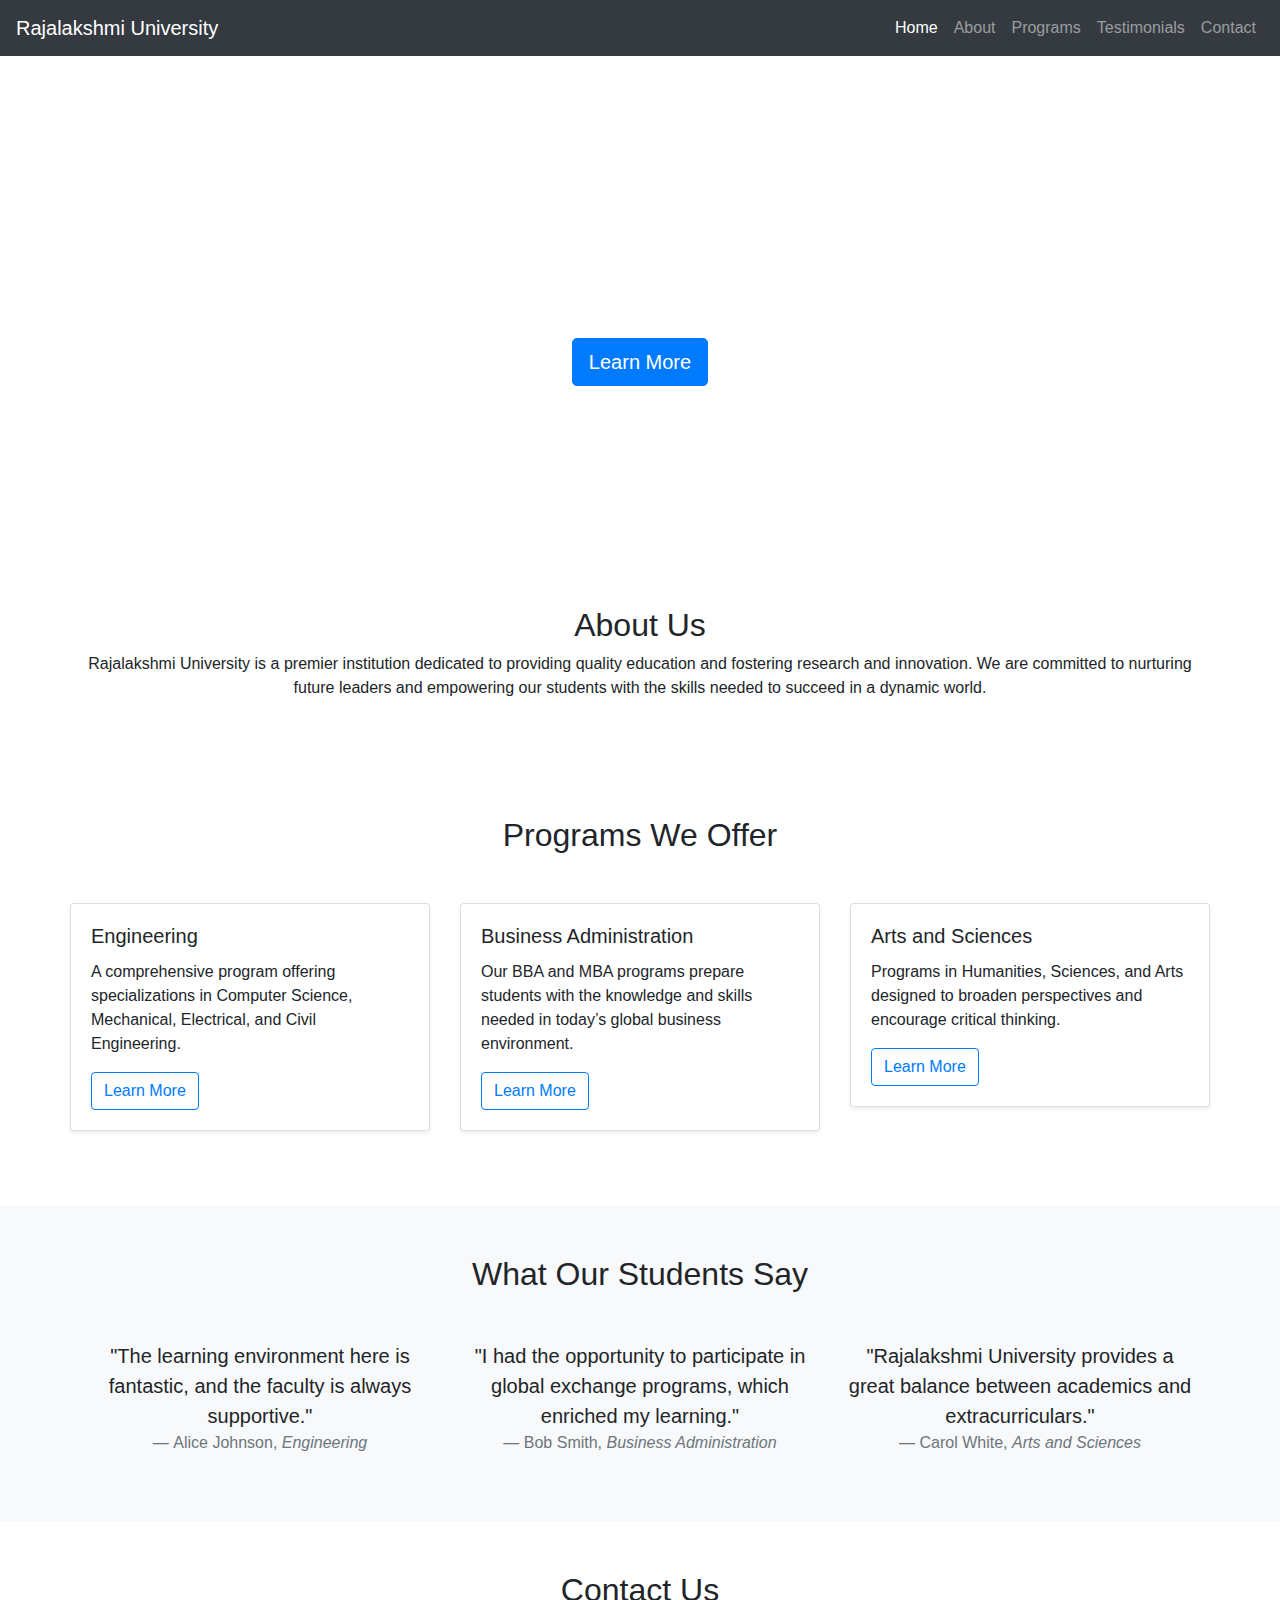
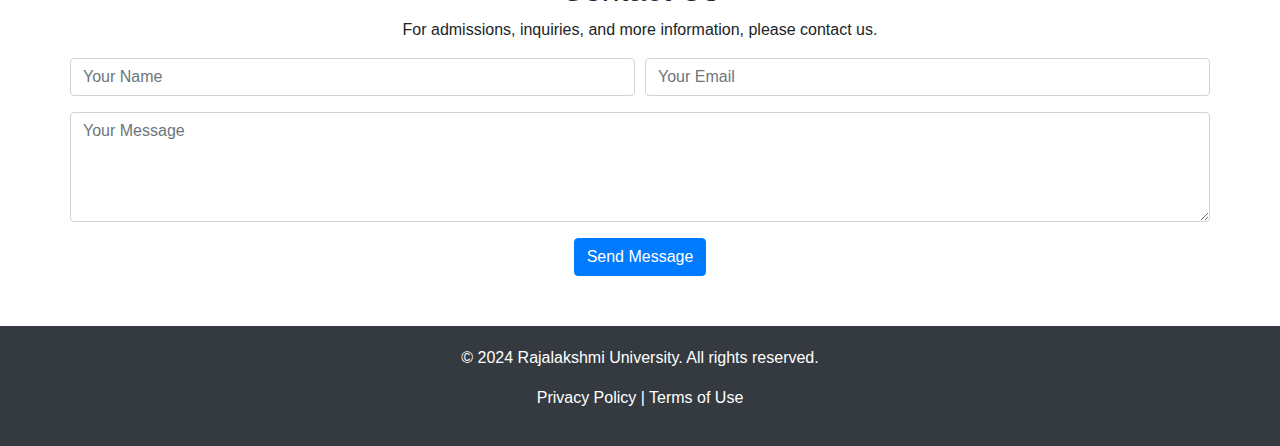
<file: 220701197-Exp-11/index.html>
<!DOCTYPE html>
<html lang="en">
<head>
    <meta charset="UTF-8">
    <meta name="viewport" content="width=device-width, initial-scale=1.0">
    <title>Rajalakshmi University</title>
    <!-- Bootstrap CSS -->
    <link rel="stylesheet" href="https://stackpath.bootstrapcdn.com/bootstrap/4.5.2/css/bootstrap.min.css">
    <style>
        .hero-section {
            background: url('https://www.rajalakshmi.org/images/banner.jpg') no-repeat center center;
            background-size: cover;
            color: #fff;
            height: 500px;
            display: flex;
            align-items: center;
            justify-content: center;
        }
        .hero-section h1 {
            font-size: 3rem;
        }
        .features-section, .about-section, .programs-section, .testimonials-section, .contact-section {
            padding: 50px 0;
        }
        .footer {
            background-color: #343a40;
            color: #fff;
            padding: 20px 0;
        }
    </style>
</head>
<body>

<!-- Navigation Bar -->
<nav class="navbar navbar-expand-lg navbar-dark bg-dark">
    <a class="navbar-brand" href="#">Rajalakshmi University</a>
    <button class="navbar-toggler" type="button" data-toggle="collapse" data-target="#navbarNav" aria-controls="navbarNav" aria-expanded="false" aria-label="Toggle navigation">
        <span class="navbar-toggler-icon"></span>
    </button>
    <div class="collapse navbar-collapse" id="navbarNav">
        <ul class="navbar-nav ml-auto">
            <li class="nav-item active"><a class="nav-link" href="#">Home</a></li>
            <li class="nav-item"><a class="nav-link" href="#about">About</a></li>
            <li class="nav-item"><a class="nav-link" href="#programs">Programs</a></li>
            <li class="nav-item"><a class="nav-link" href="#testimonials">Testimonials</a></li>
            <li class="nav-item"><a class="nav-link" href="#contact">Contact</a></li>
        </ul>
    </div>
</nav>

<!-- Hero Section -->
<div class="hero-section text-center">
    <div>
        <h1>Welcome to Rajalakshmi University</h1>
        <p class="lead">Empowering the Future of Education</p>
        <a href="#" class="btn btn-primary btn-lg">Learn More</a>
    </div>
</div>

<!-- About Section -->
<div class="about-section container text-center" id="about">
    <h2>About Us</h2>
    <p>Rajalakshmi University is a premier institution dedicated to providing quality education and fostering research and innovation. We are committed to nurturing future leaders and empowering our students with the skills needed to succeed in a dynamic world.</p>
</div>

<!-- Programs Section -->
<div class="programs-section container" id="programs">
    <h2 class="text-center mb-5">Programs We Offer</h2>
    <div class="row">
        <div class="col-md-4">
            <div class="card mb-4 shadow-sm">
                <div class="card-body">
                    <h5 class="card-title">Engineering</h5>
                    <p class="card-text">A comprehensive program offering specializations in Computer Science, Mechanical, Electrical, and Civil Engineering.</p>
                    <a href="#" class="btn btn-outline-primary">Learn More</a>
                </div>
            </div>
        </div>
        <div class="col-md-4">
            <div class="card mb-4 shadow-sm">
                <div class="card-body">
                    <h5 class="card-title">Business Administration</h5>
                    <p class="card-text">Our BBA and MBA programs prepare students with the knowledge and skills needed in today’s global business environment.</p>
                    <a href="#" class="btn btn-outline-primary">Learn More</a>
                </div>
            </div>
        </div>
        <div class="col-md-4">
            <div class="card mb-4 shadow-sm">
                <div class="card-body">
                    <h5 class="card-title">Arts and Sciences</h5>
                    <p class="card-text">Programs in Humanities, Sciences, and Arts designed to broaden perspectives and encourage critical thinking.</p>
                    <a href="#" class="btn btn-outline-primary">Learn More</a>
                </div>
            </div>
        </div>
    </div>
</div>

<!-- Testimonials Section -->
<div class="testimonials-section bg-light text-center" id="testimonials">
    <div class="container">
        <h2 class="mb-5">What Our Students Say</h2>
        <div class="row">
            <div class="col-md-4">
                <blockquote class="blockquote">
                    <p class="mb-0">"The learning environment here is fantastic, and the faculty is always supportive."</p>
                    <footer class="blockquote-footer">Alice Johnson, <cite title="Source Title">Engineering</cite></footer>
                </blockquote>
            </div>
            <div class="col-md-4">
                <blockquote class="blockquote">
                    <p class="mb-0">"I had the opportunity to participate in global exchange programs, which enriched my learning."</p>
                    <footer class="blockquote-footer">Bob Smith, <cite title="Source Title">Business Administration</cite></footer>
                </blockquote>
            </div>
            <div class="col-md-4">
                <blockquote class="blockquote">
                    <p class="mb-0">"Rajalakshmi University provides a great balance between academics and extracurriculars."</p>
                    <footer class="blockquote-footer">Carol White, <cite title="Source Title">Arts and Sciences</cite></footer>
                </blockquote>
            </div>
        </div>
    </div>
</div>

<!-- Contact Section -->
<div class="contact-section container text-center" id="contact">
    <h2>Contact Us</h2>
    <p>For admissions, inquiries, and more information, please contact us.</p>
    <form>
        <div class="form-row">
            <div class="form-group col-md-6">
                <input type="text" class="form-control" placeholder="Your Name">
            </div>
            <div class="form-group col-md-6">
                <input type="email" class="form-control" placeholder="Your Email">
            </div>
        </div>
        <div class="form-group">
            <textarea class="form-control" rows="4" placeholder="Your Message"></textarea>
        </div>
        <button type="submit" class="btn btn-primary">Send Message</button>
    </form>
</div>

<!-- Footer -->
<div class="footer text-center">
    <div class="container">
        <p>&copy; 2024 Rajalakshmi University. All rights reserved.</p>
        <p>
            <a href="#" class="text-white">Privacy Policy</a> |
            <a href="#" class="text-white">Terms of Use</a>
        </p>
    </div>
</div>

<!-- Bootstrap JavaScript and dependencies -->
<script src="https://code.jquery.com/jquery-3.5.1.slim.min.js"></script>
<script src="https://cdn.jsdelivr.net/npm/popper.js@1.16.1/dist/umd/popper.min.js"></script>
<script src="https://stackpath.bootstrapcdn.com/bootstrap/4.5.2/js/bootstrap.min.js"></script>
</body>
</html>
</file>
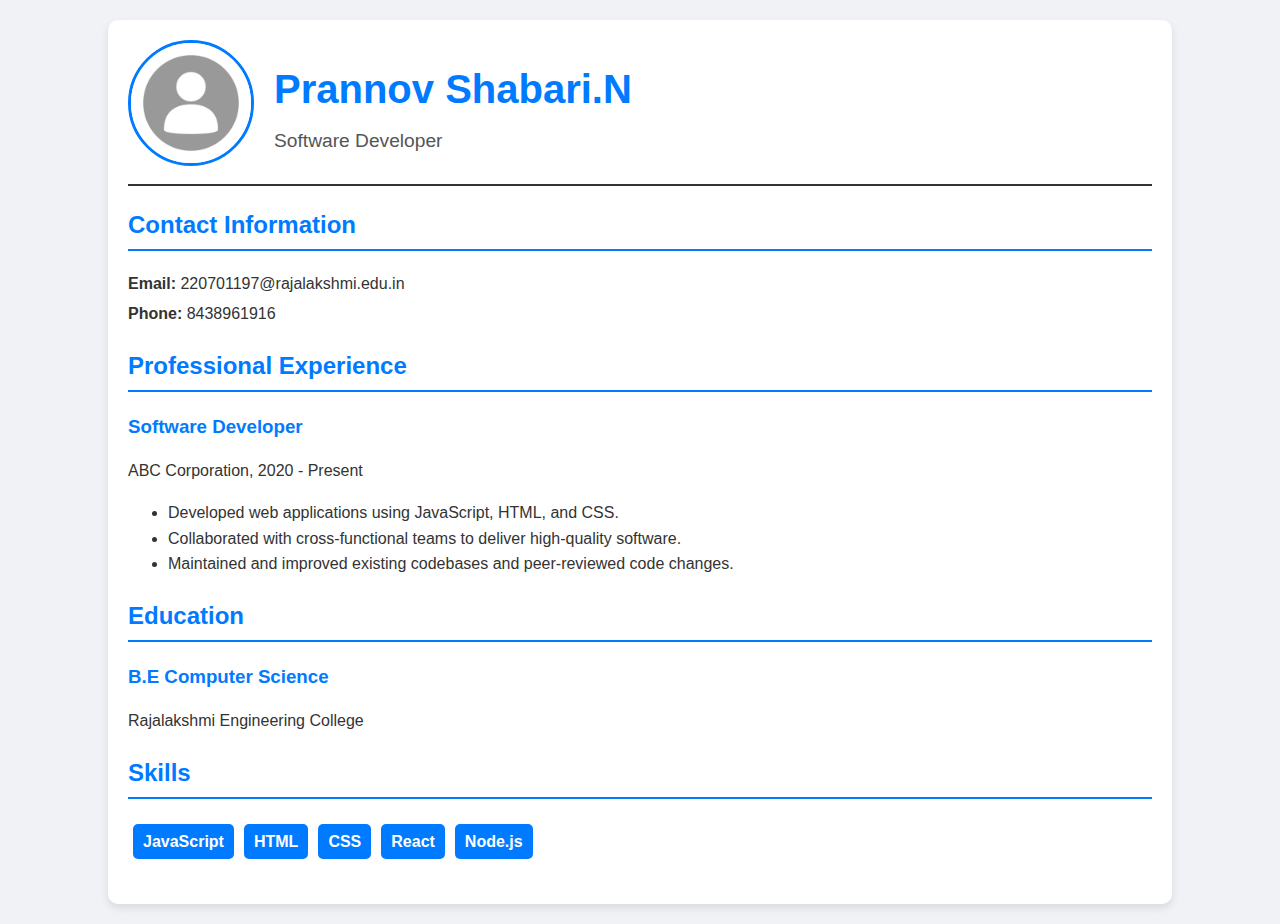
<file: 220701197-Exp-1a/index.html>
<!DOCTYPE html>
<html lang="en">
<head>
    <meta charset="UTF-8">
    <meta name="viewport" content="width=device-width, initial-scale=1.0">
    <title>Resume</title>
    <link rel="stylesheet" href="styles.css">
</head>
<body>
    <div id="container">
        <header>
            <div class="profile-pic">
                <img src="profile.png" alt="Profile Picture">
            </div>
            <div class="header-text">
                <h1>Prannov Shabari.N</h1>
                <p>Software Developer</p>
            </div>
        </header>

        <section id="contact">
            <h2>Contact Information</h2>
            <div class="contact-item">
                <strong>Email:</strong> 220701197@rajalakshmi.edu.in
            </div>
            <div class="contact-item">
                <strong>Phone:</strong> 8438961916
            </div>
        </section>

        <section id="experience">
            <h2>Professional Experience</h2>
            <div class="job">
                <h3>Software Developer</h3>
                <p>ABC Corporation, 2020 - Present</p>
                <ul>
                    <li>Developed web applications using JavaScript, HTML, and CSS.</li>
                    <li>Collaborated with cross-functional teams to deliver high-quality software.</li>
                    <li>Maintained and improved existing codebases and peer-reviewed code changes.</li>
                </ul>
            </div>
        </section>

        <section id="education">
            <h2>Education</h2>
            <div class="school">
                <h3>B.E Computer Science</h3>
                <p>Rajalakshmi Engineering College</p>
            </div>
        </section>

        <section id="skills">
            <h2>Skills</h2>
            <div class="skills-list">
                <div class="skill">JavaScript</div>
                <div class="skill">HTML</div>
                <div class="skill">CSS</div>
                <div class="skill">React</div>
                <div class="skill">Node.js</div>
            </div>
        </section>
    </div>
</body>
</html>
</file>
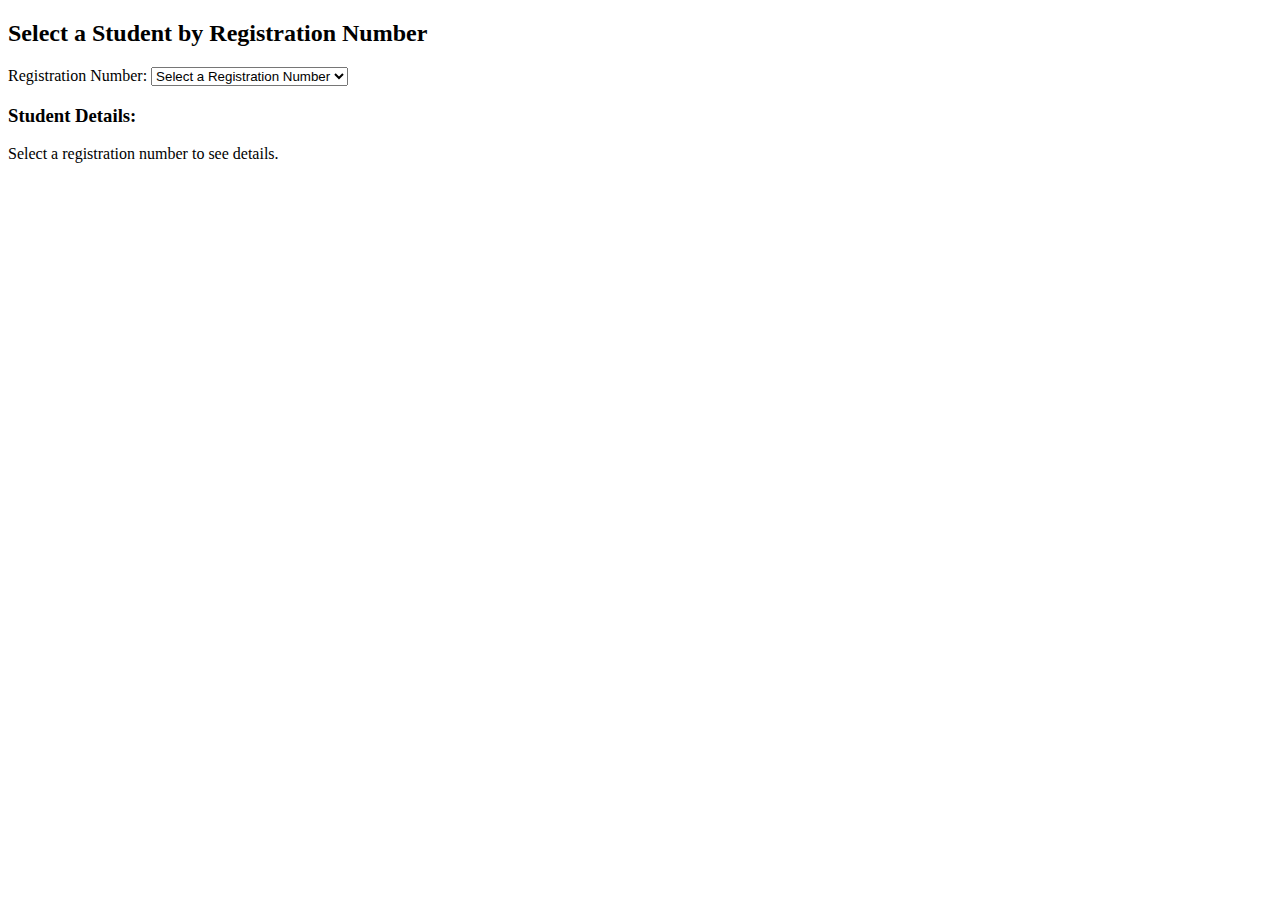
<file: 220701197-Exp-7/index.html>
<!DOCTYPE html>
<html lang="en">
<head>
    <meta charset="UTF-8">
    <title>Student Information</title>
    <script>
        function fetchStudentDetails() {
            const regNo = document.getElementById("regNoSelect").value;
            if (regNo) {
                const xhr = new XMLHttpRequest();
                xhr.open("GET", "StudentServlet?reg_no=" + regNo, true);
                xhr.onreadystatechange = function () {
                    if (xhr.readyState === 4 && xhr.status === 200) {
                        const studentData = JSON.parse(xhr.responseText);
                        document.getElementById("studentDetails").innerHTML =
                            `<p>Name: ${studentData.name}</p>
                             <p>Department: ${studentData.department}</p>
                             <p>Year: ${studentData.year}</p>
                             <p>Email: ${studentData.email}</p>`;
                    }
                };
                xhr.send();
            }
        }
    </script>
</head>
<body>
    <h2>Select a Student by Registration Number</h2>
    <label for="regNoSelect">Registration Number:</label>
    <select id="regNoSelect" onchange="fetchStudentDetails()">
        <option value="">Select a Registration Number</option>
        <option value="101">101</option>
        <option value="102">102</option>
        <option value="103">103</option>
    </select>

    <h3>Student Details:</h3>
    <div id="studentDetails">
        <p>Select a registration number to see details.</p>
    </div>
</body>
</html>
</file>
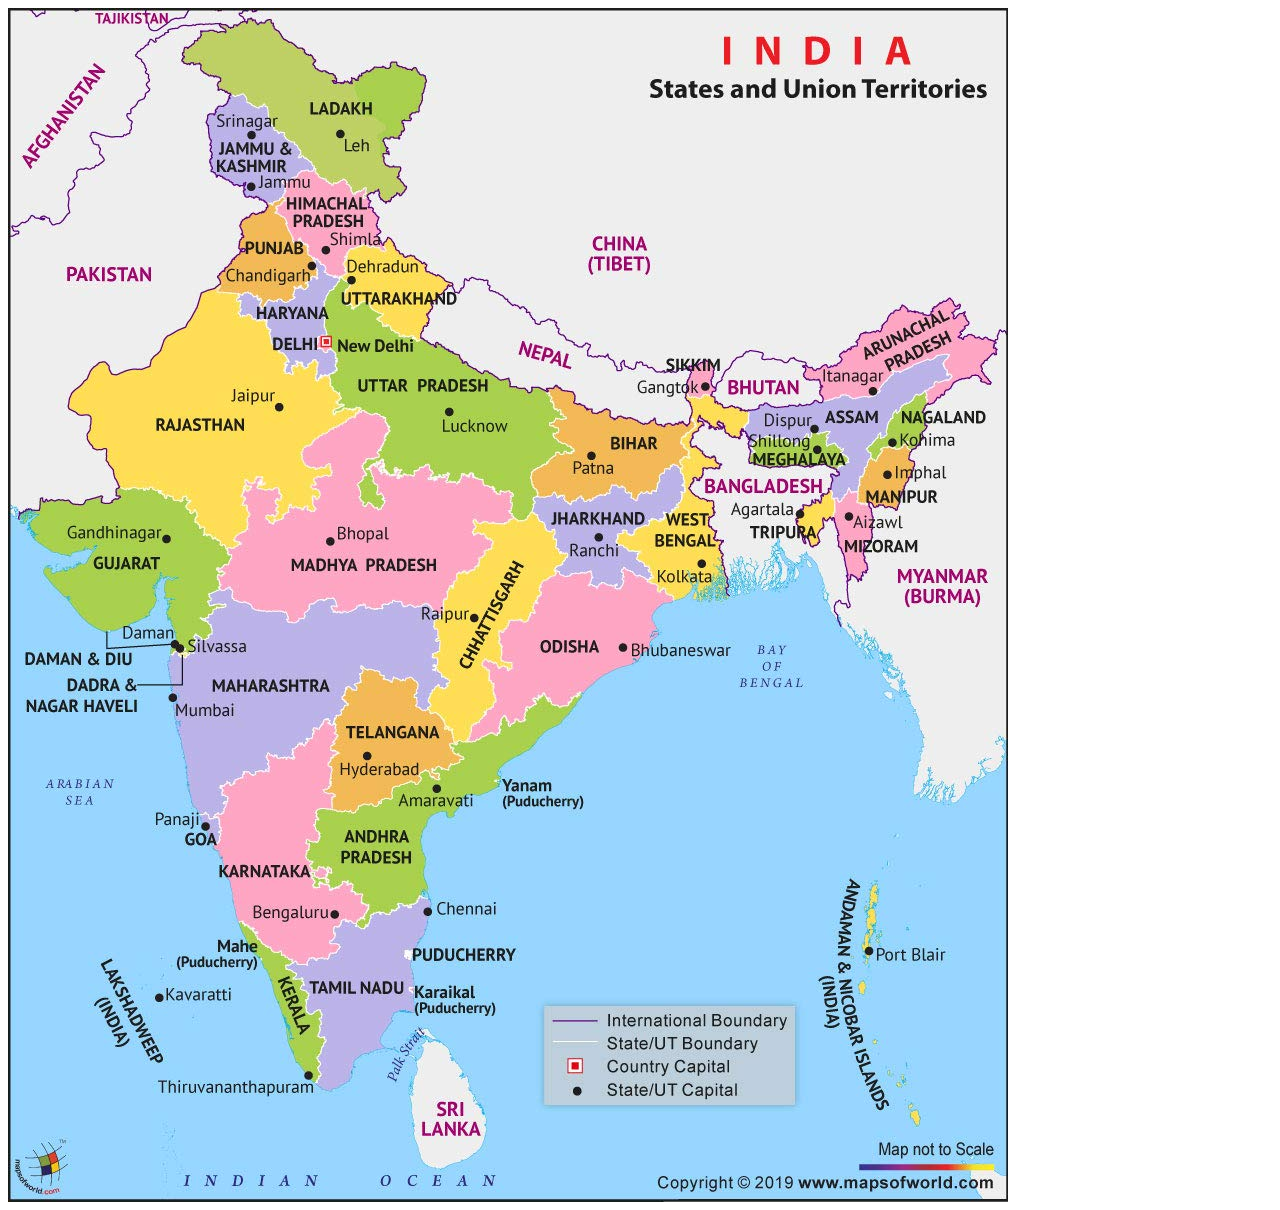
<file: 220701197-EXP-2a/220701197-EXP-2a.html>
<html lang="en">

<head>
    <meta charset="UTF-8">
    <meta name="viewport" content="width=device-width, initial-scale=1.0">
    <title>India Map</title>
</head>

<body>
<img src="india-map.jpg" usemap="#image-map">

<map name="image-map">
    <area alt="Tamil Nadu" title="Tamil Nadu" href="https://en.wikipedia.org/wiki/Tamil_Nadu" coords="350,984,41" shape="circle">
    <area alt="Karnataka" title="Karnataka" href="https://en.wikipedia.org/wiki/Karnataka" coords="216,839,242,783,308,744,292,818,289,852,311,886,334,893,306,936,262,926,229,894" shape="poly">
    <area alt="Madhaya Pradesh" title="Madhaya Pradesh" href="https://en.wikipedia.org/wiki/Madhya_Pradesh" coords="239,532,437,579" shape="rect">
    <area alt="Maharashtra" title="Maharashtra" href="https://en.wikipedia.org/wiki/Maharashtra" coords="247,681,63" shape="circle">
    <area alt="Rajasthan" title="Rajasthan" href="https://en.wikipedia.org/wiki/Rajasthan" coords="199,412,77" shape="circle">
    <area alt="Haryana" title="Haryana" href="https://en.wikipedia.org/wiki/Haryana" coords="266,305,287,297,312,279,309,320,306,334,283,340,264,315" shape="poly">
</map>
    </map>
</body>

</html>
</file>
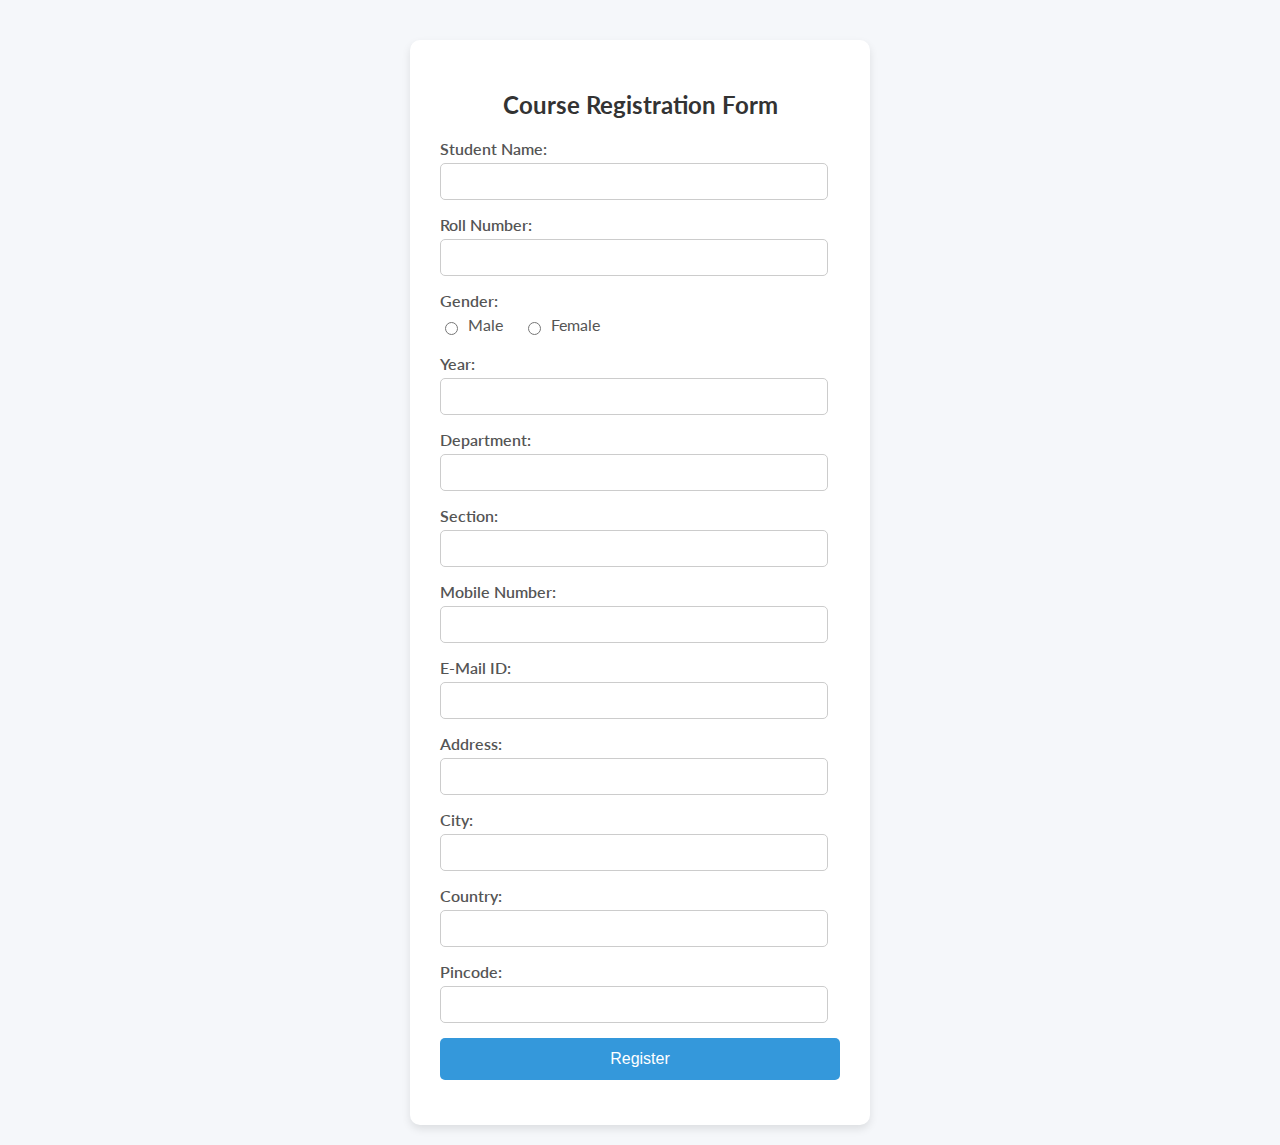
<file: 220701197-EXP-3/index1.html>
<!DOCTYPE html>
<html lang="en">
<head>
    <meta charset="UTF-8">
    <meta name="viewport" content="width=device-width, initial-scale=1.0">
    <title>Course Registration Form</title>
    <link rel="stylesheet" href="https://fonts.googleapis.com/css?family=Lato">
    <link rel="stylesheet" href="style.css">
    <script src="script.js">
    </script>
</head>
<body>
    <div class="container">
        <h2>Course Registration Form</h2>
        <form id="registrationForm" method="post" onsubmit="return validateForm()">
            <div class="form-group">
                <label for="student_name">Student Name:</label>
                <input type="text" id="student_name" name="student_name">
                <span id="nameError" class="error"></span>
            </div>

            <div class="form-group">
                <label for="rollno">Roll Number:</label>
                <input type="text" id="rollno" name="rollno">
                <span id="rollnoError" class="error"></span>
            </div>

            <div class="form-group">
                <label>Gender:</label>
                <div class="gender-group">
                    <input type="radio" id="male" name="gender" value="male"> 
                    <label for="male" class="radio-label">Male</label>
                    <input type="radio" id="female" name="gender" value="female"> 
                    <label for="female" class="radio-label">Female</label>
                </div>
                <span id="genderError" class="error"></span>
            </div>

            <div class="form-group">
                <label for="year">Year:</label>
                <input type="text" id="year" name="year">
                <span id="yearError" class="error"></span>
            </div>

            <div class="form-group">
                <label for="department">Department:</label>
                <input type="text" id="department" name="department">
                <span id="departmentError" class="error"></span>
            </div>

            <div class="form-group">
                <label for="section">Section:</label>
                <input type="text" id="section" name="section">
                <span id="sectionError" class="error"></span>
            </div>

            <div class="form-group">
                <label for="mobile_no">Mobile Number:</label>
                <input type="text" id="mobile_no" name="mobile_no">
                <span id="mobileError" class="error"></span>
            </div>

            <div class="form-group">
                <label for="email">E-Mail ID:</label>
                <input type="text" id="email" name="email">
                <span id="emailError" class="error"></span>
            </div>

            <div class="form-group">
                <label for="address">Address:</label>
                <input type="text" id="address" name="address">
                <span id="addressError" class="error"></span>
            </div>

            <div class="form-group">
                <label for="city">City:</label>
                <input type="text" id="city" name="city">
                <span id="cityError" class="error"></span>
            </div>

            <div class="form-group">
                <label for="country">Country:</label>
                <input type="text" id="country" name="country">
                <span id="countryError" class="error"></span>
            </div>

            <div class="form-group">
                <label for="pincode">Pincode:</label>
                <input type="text" id="pincode" name="pincode">
                <span id="pincodeError" class="error"></span>
            </div>

            <div class="form-group">
                <input type="submit" value="Register">
            </div>
        </form>
        <div id="successMessage">Registration successful!</div>
    </div>

    
</body>
</html>
</file>
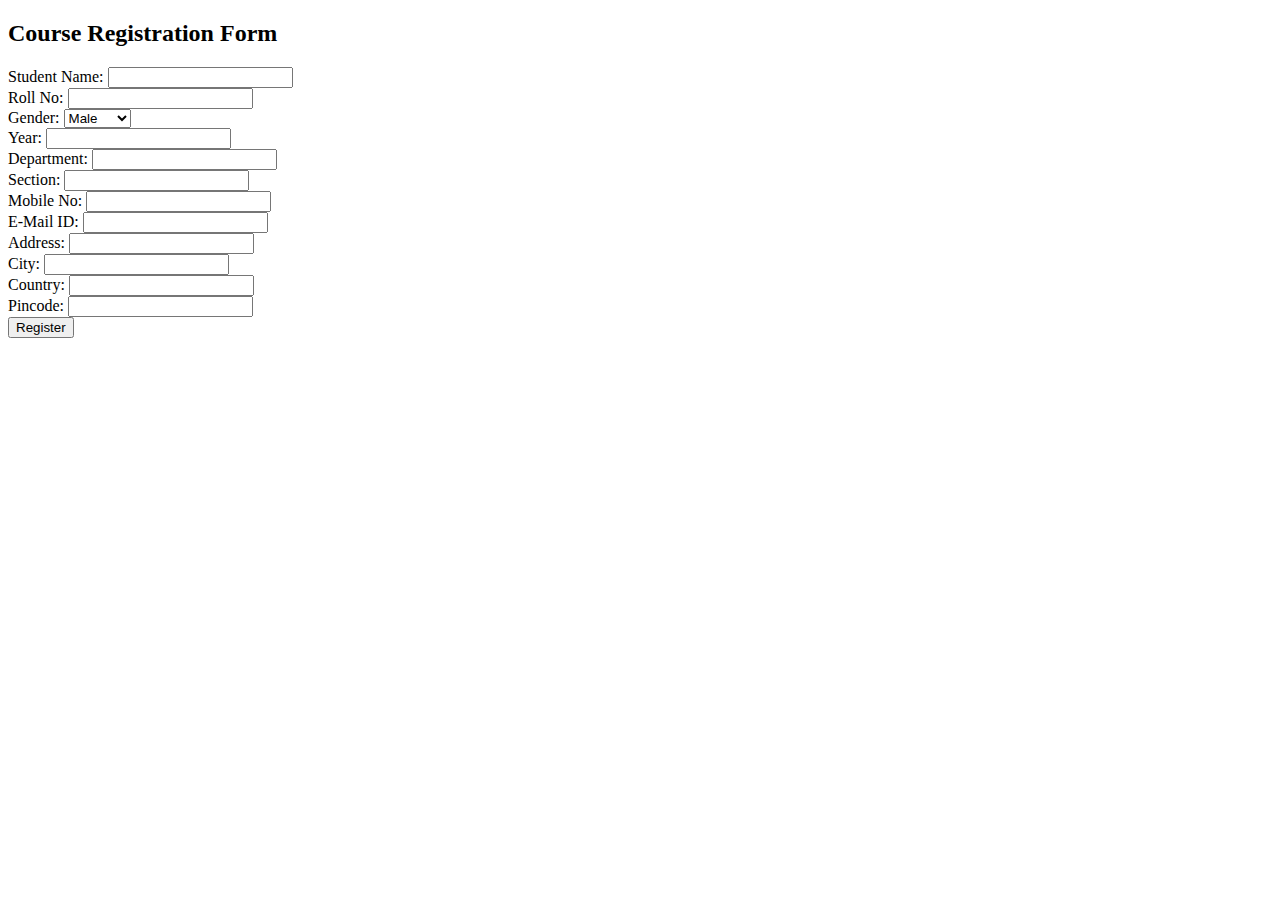
<file: 220701197-Exp-4/register.html>
<!DOCTYPE html>
<html lang="en">
<head>
    <meta charset="UTF-8">
    <title>Course Registration Form</title>
</head>
<body>
    <h2>Course Registration Form</h2>
    <form action="RegistrationServlet" method="post">
        <label for="studentName">Student Name:</label>
        <input type="text" name="studentName" required><br>

        <label for="rollNo">Roll No:</label>
        <input type="text" name="rollNo" required><br>

        <label for="gender">Gender:</label>
        <select name="gender" required>
            <option value="Male">Male</option>
            <option value="Female">Female</option>
        </select><br>

        <label for="year">Year:</label>
        <input type="text" name="year" required><br>

        <label for="department">Department:</label>
        <input type="text" name="department" required><br>

        <label for="section">Section:</label>
        <input type="text" name="section" required><br>

        <label for="mobileNo">Mobile No:</label>
        <input type="text" name="mobileNo" required><br>

        <label for="email">E-Mail ID:</label>
        <input type="email" name="email" required><br>

        <label for="address">Address:</label>
        <input type="text" name="address" required><br>

        <label for="city">City:</label>
        <input type="text" name="city" required><br>

        <label for="country">Country:</label>
        <input type="text" name="country" required><br>

        <label for="pincode">Pincode:</label>
        <input type="text" name="pincode" required><br>

        <input type="submit" value="Register">
    </form>
</body>
</html>
</file>
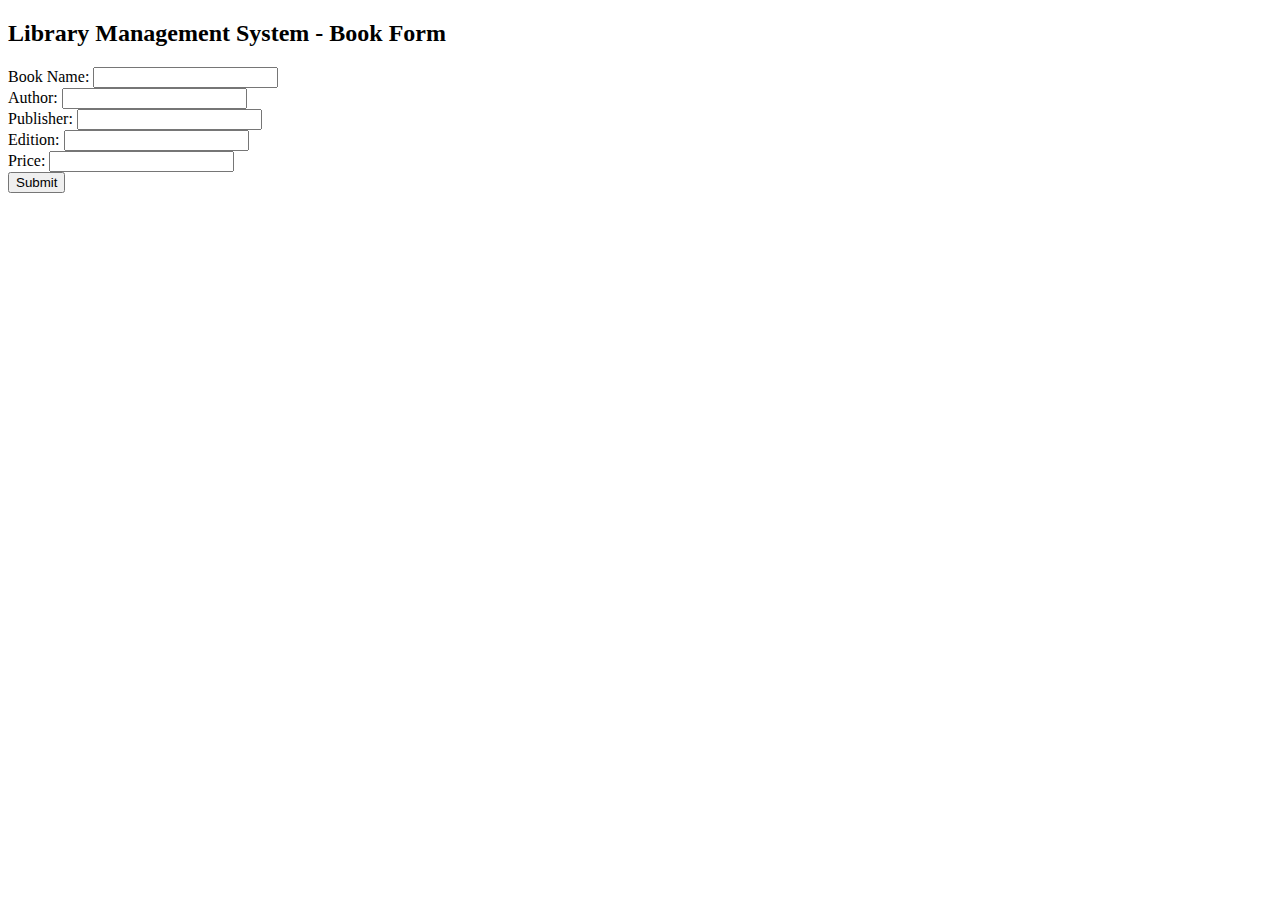
<file: 220701197-Exp-5/form.html>
<!DOCTYPE html>
<html lang="en">
<head>
    <meta charset="UTF-8">
    <title>Library Management System</title>
    <script>
        function validateForm() {
            const title = document.forms["bookForm"]["title"].value;
            const author = document.forms["bookForm"]["author"].value;
            const publisher = document.forms["bookForm"]["publisher"].value;
            const edition = document.forms["bookForm"]["edition"].value;
            const price = document.forms["bookForm"]["price"].value;

            if (!title.match(/^[a-zA-Z\s]+$/)) {
                alert("Title should contain only alphabets and spaces.");
                return false;
            }
            if (!author.match(/^[a-zA-Z\s]+$/)) {
                alert("Author should contain only alphabets and spaces.");
                return false;
            }
            if (!publisher.match(/^[a-zA-Z\s]+$/)) {
                alert("Publisher should contain only alphabets and spaces.");
                return false;
            }
            if (!edition.match(/^[a-zA-Z0-9\s]+$/)) {
                alert("Edition should be alphanumeric.");
                return false;
            }
            if (isNaN(price) || price <= 0) {
                alert("Price should be a positive number.");
                return false;
            }
            return true;
        }
    </script>
</head>
<body>
    <h2>Library Management System - Book Form</h2>
    <form name="bookForm" action="BookServlet" method="post" onsubmit="return validateForm()">
        <label>Book Name:</label>
        <input type="text" name="title" required><br>
        <label>Author:</label>
        <input type="text" name="author" required><br>
        <label>Publisher:</label>
        <input type="text" name="publisher" required><br>
        <label>Edition:</label>
        <input type="text" name="edition" required><br>
        <label>Price:</label>
        <input type="text" name="price" required><br>
        <input type="submit" value="Submit">
    </form>
</body>
</html>
</file>
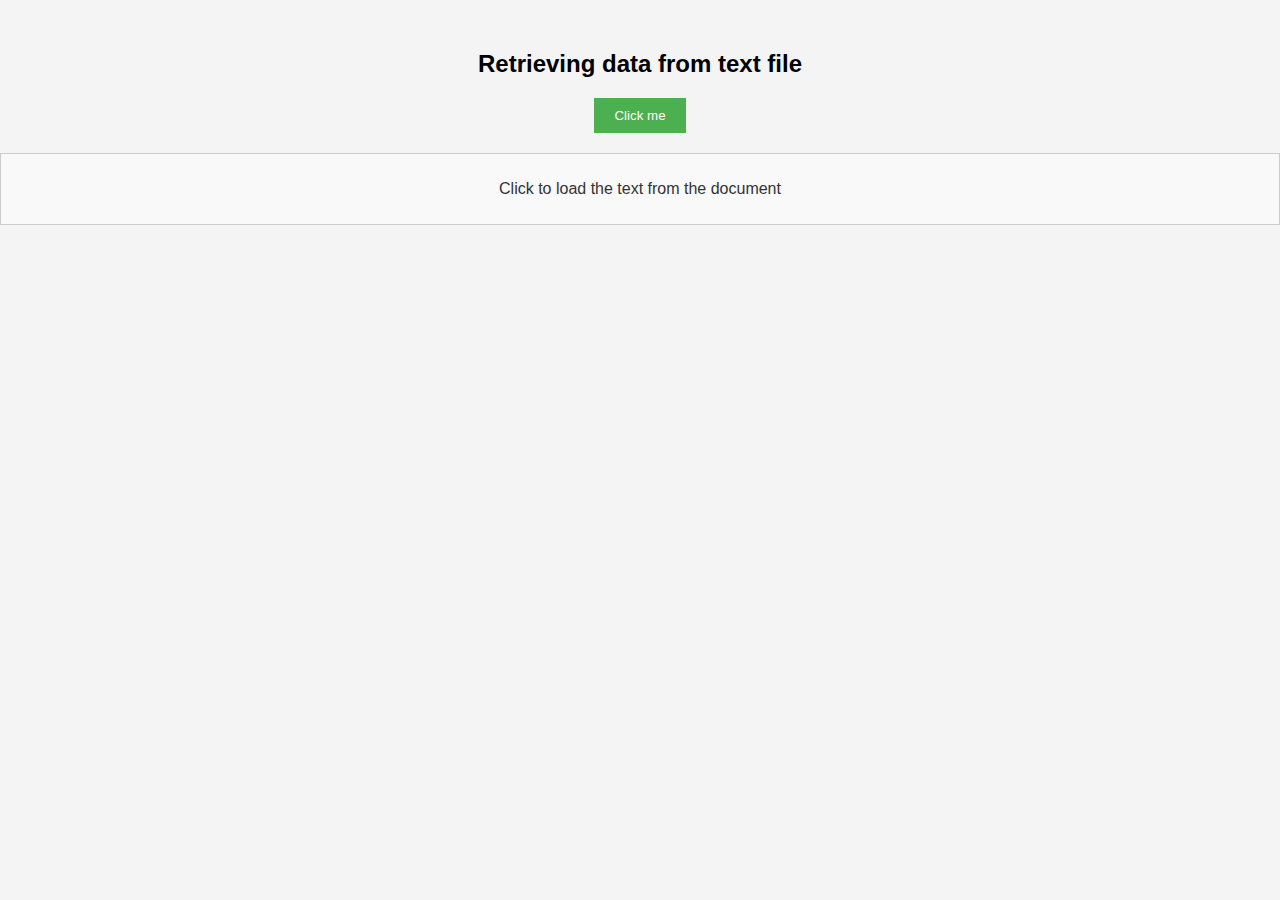
<file: 220701197-EXP-6A/index2.html>
<!DOCTYPE html>
<html lang="en">
<head>
    <meta charset="UTF-8">
    <meta name="viewport" content="width=device-width, initial-scale=1.0">
    <title>XMLHttpRequest</title>
    <script src="script.js">
    </script>
    <link rel="stylesheet" href="style.css">
<body>
    <h2>Retrieving data from text file</h2>
    <button onclick="loadDoc()">Click me</button>
    <div id="demo">
        <p>Click to load the text from the document</p>
    </div>
</body>
</html>
</file>
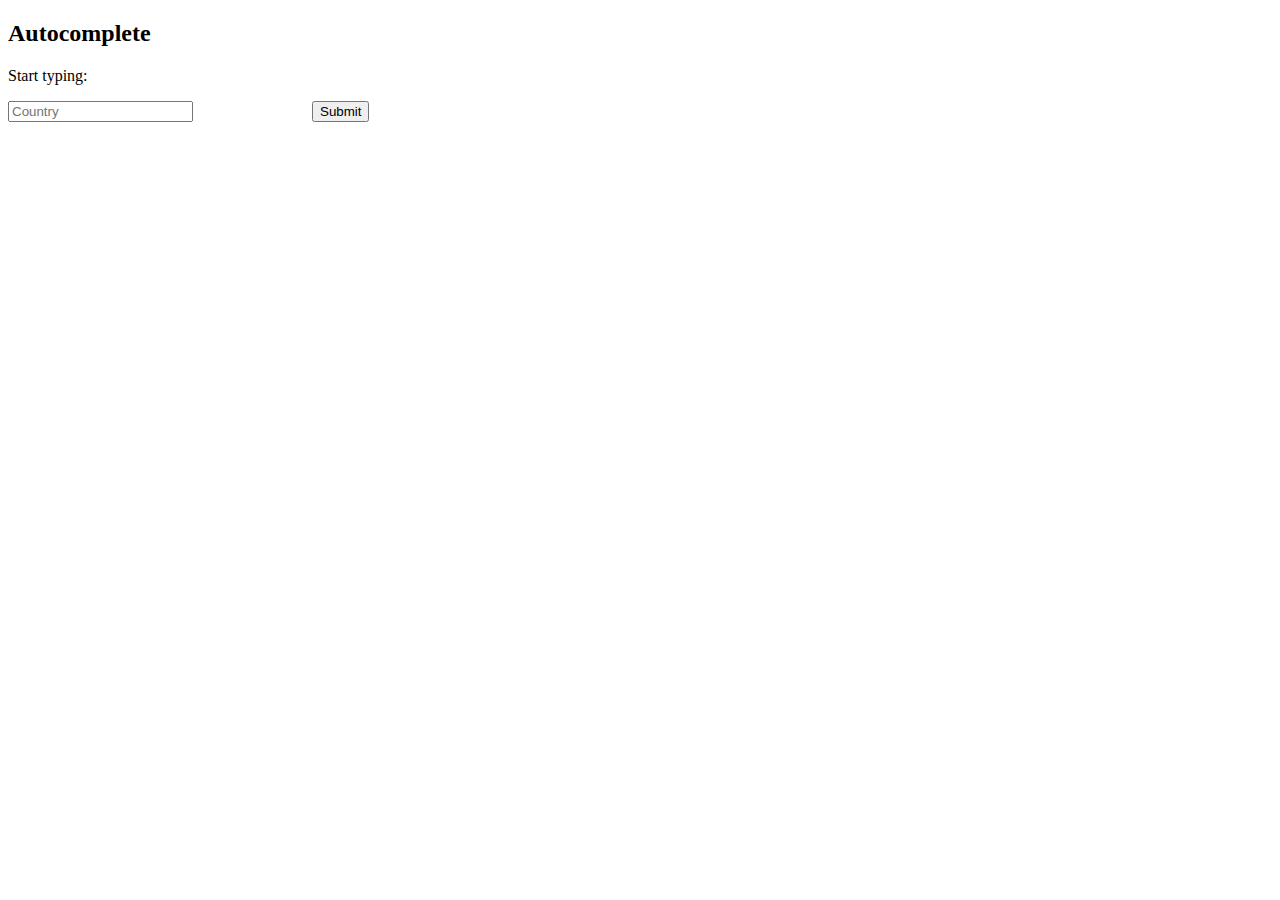
<file: 220701197-Exp-6B/keywords.html>
<!DOCTYPE html>
<html>
<head>
    <title>ajax autocomplete</title>
  <style>
    .autocomplete {
      position: relative;
      display: inline-block;
    }

    .autocomplete-items {
      position: absolute;
      border: 1px solid #d4d4d4;
      border-bottom: none;
      border-top: none;
      z-index: 99;
      top: 100%;
      left: 0;
      right: 0;
    }

    .autocomplete-items div {
      padding: 10px;
      cursor: pointer;
      background-color: #fff;
      border-bottom: 1px solid #d4d4d4;
    }

    .autocomplete-items div:hover {
      background-color: #e9e9e9;
    }

    .autocomplete-active {
      background-color: DodgerBlue !important;
      color: #ffffff;
    }
  </style>
</head>
<body>

<h2>Autocomplete</h2>
<p>Start typing:</p>

<form autocomplete="off">
  <div class="autocomplete" style="width:300px;">
    <input id="myInput" type="text" name="myCountry" placeholder="Country">
  </div>
  <input type="submit">
</form>

<script>
function autocomplete(inp, arr) {
  var currentFocus;

  inp.addEventListener("input", function(e) {
    var a, b, i, val = this.value;
    closeAllLists();
    if (!val) { return false;}
    currentFocus = -1;

    a = document.createElement("DIV");
    a.setAttribute("id", this.id + "autocomplete-list");
    a.setAttribute("class", "autocomplete-items");
    this.parentNode.appendChild(a);

    for (i = 0; i < arr.length; i++) {
      if (arr[i].substr(0, val.length).toUpperCase() == val.toUpperCase()) {
        b = document.createElement("DIV");
        b.innerHTML = "<strong>" + arr[i].substr(0, val.length) + "</strong>";
        b.innerHTML += arr[i].substr(val.length);
        b.innerHTML += "<input type='hidden' value='" + arr[i] + "'>";
        b.addEventListener("click", function(e) {
          inp.value = this.getElementsByTagName("input")[0].value;
          closeAllLists();
        });
        a.appendChild(b);
      }
    }
  });

  inp.addEventListener("keydown", function(e) {
    var x = document.getElementById(this.id + "autocomplete-list");
    if (x) x = x.getElementsByTagName("div");
    if (e.keyCode == 40) {
      currentFocus++;
      addActive(x);
    } else if (e.keyCode == 38) {
      currentFocus--;
      addActive(x);
    } else if (e.keyCode == 13) {
      e.preventDefault();
      if (currentFocus > -1) {
        if (x) x[currentFocus].click();
      }
    }
  });

  function addActive(x) {
    if (!x) return false;
    removeActive(x);
    if (currentFocus >= x.length) currentFocus = 0;
    if (currentFocus < 0) currentFocus = (x.length - 1);
    x[currentFocus].classList.add("autocomplete-active");
  }

  function removeActive(x) {
    for (var i = 0; i < x.length; i++) {
      x[i].classList.remove("autocomplete-active");
    }
  }

  function closeAllLists(elmnt) {
    var x = document.getElementsByClassName("autocomplete-items");
    for (var i = 0; i < x.length; i++) {
      if (elmnt != x[i] && elmnt != inp) {
        x[i].parentNode.removeChild(x[i]);
      }
    }
  }

  document.addEventListener("click", function (e) {
    closeAllLists(e.target);
  });
}

var countries = [
  "Afghanistan", "Albania", "Algeria", "Andorra", "Angola", "Anguilla", "Antigua & Barbuda", "Argentina", "Armenia", 
  "Aruba", "Australia", "Austria", "Azerbaijan", "Bahamas", "Bahrain", "Bangladesh", "Barbados", "Belarus", "Belgium", 
  "Belize", "Benin", "Bermuda", "Bhutan", "Bolivia", "Bosnia & Herzegovina", "Botswana", "Brazil", "British Virgin Islands", 
  "Brunei", "Bulgaria", "Burkina Faso", "Burundi", "Cambodia", "Cameroon", "Canada", "Cape Verde", "Cayman Islands", 
  "Central African Republic", "Chad", "Chile", "China", "Colombia", "Congo", "Cook Islands", "Costa Rica", "Cote D'Ivoire", 
  "Croatia", "Cuba", "Curacao", "Cyprus", "Czech Republic", "Denmark", "Djibouti", "Dominica", "Dominican Republic", 
  "Ecuador", "Egypt", "El Salvador", "Equatorial Guinea", "Eritrea", "Estonia", "Ethiopia", "Falkland Islands", 
  "Faroe Islands", "Fiji", "Finland", "France", "French Polynesia", "French West Indies", "Gabon", "Gambia", "Georgia", 
  "Germany", "Ghana", "Gibraltar", "Greece", "Greenland", "Grenada", "Guam", "Guatemala", "Guernsey", "Guinea", 
  "Guinea Bissau", "Guyana", "Haiti", "Honduras", "Hong Kong", "Hungary", "Iceland", "India", "Indonesia", "Iran", 
  "Iraq", "Ireland", "Isle of Man", "Israel", "Italy", "Jamaica", "Japan", "Jersey", "Jordan", "Kazakhstan", "Kenya", 
  "Kiribati", "Kosovo", "Kuwait", "Kyrgyzstan", "Laos", "Latvia", "Lebanon", "Lesotho", "Liberia", "Libya", "Liechtenstein", 
  "Lithuania", "Luxembourg", "Macau", "Macedonia", "Madagascar", "Malawi", "Malaysia", "Maldives", "Mali", "Malta", 
  "Marshall Islands", "Mauritania", "Mauritius", "Mexico", "Micronesia", "Moldova", "Monaco", "Mongolia", "Montenegro", 
  "Montserrat", "Morocco", "Mozambique", "Myanmar", "Namibia", "Nauru", "Nepal", "Netherlands", "Netherlands Antilles", 
  "New Caledonia", "New Zealand", "Nicaragua", "Niger", "Nigeria", "North Korea", "Norway", "Oman", "Pakistan", "Palau", 
  "Palestine", "Panama", "Papua New Guinea", "Paraguay", "Peru", "Philippines", "Poland", "Portugal", "Puerto Rico", 
  "Qatar", "Reunion", "Romania", "Russia", "Rwanda", "Saint Pierre & Miquelon", "Samoa", "San Marino", 
  "Sao Tome and Principe", "Saudi Arabia", "Senegal", "Serbia", "Seychelles", "Sierra Leone", "Singapore", "Slovakia", 
  "Slovenia", "Solomon Islands", "Somalia", "South Africa", "South Korea", "South Sudan", "Spain", "Sri Lanka", 
  "St Kitts & Nevis", "St Lucia", "St Vincent", "Sudan", "Suriname", "Swaziland", "Sweden", "Switzerland", "Syria", 
  "Taiwan", "Tajikistan", "Tanzania", "Thailand", "Timor L'Este", "Togo", "Tonga", "Trinidad & Tobago", "Tunisia", 
  "Turkey", "Turkmenistan", "Turks & Caicos", "Tuvalu", "Uganda", "Ukraine", "United Arab Emirates", "United Kingdom", 
  "United States of America", "Uruguay", "Uzbekistan", "Vanuatu", "Vatican City", "Venezuela", "Vietnam", 
  "Virgin Islands (US)", "Yemen", "Zambia", "Zimbabwe"
];


autocomplete(document.getElementById("myInput"), countries);
</script>

</body>
</html>
</file>
<file: 220701197-Exp-1a/styles.css>
/* Global Styles */
body {
    font-family: 'Roboto', sans-serif;
    background-color: #f0f2f5;
    color: #333;
    margin: 0;
    padding: 0;
    line-height: 1.6;
}

/* Container */
#container {
    width: 80%;
    margin: 20px auto;
    background: #fff;
    padding: 20px;
    border-radius: 10px;
    box-shadow: 0 4px 8px rgba(0, 0, 0, 0.1);
}

/* Header */
header {
    display: flex;
    align-items: center;
    border-bottom: 2px solid #333;
    padding-bottom: 10px;
}

.profile-pic img {
    border-radius: 50%;
    width: 120px;
    height: 120px;
    border: 3px solid #007BFF;
}

.header-text {
    margin-left: 20px;
}

.header-text h1 {
    margin: 0;
    font-size: 2.5em;
    color: #007BFF;
}

.header-text p {
    margin: 5px 0 0;
    font-size: 1.2em;
    color: #555;
}

/* Section */
section {
    margin: 20px 0;
}

section h2 {
    border-bottom: 2px solid #007BFF;
    padding-bottom: 5px;
    color: #007BFF;
}

.contact-item {
    margin: 5px 0;
}

.contact-item a {
    color: #007BFF;
    text-decoration: none;
}

.contact-item a:hover {
    text-decoration: underline;
}

.job, .school {
    margin: 15px 0;
}

.job h3, .school h3 {
    margin: 5px 0;
    color: #007BFF;
}

/* Skills */
.skills-list {
    display: flex;
    flex-wrap: wrap;
}

.skill {
    background: #007BFF;
    color: #fff;
    padding: 5px 10px;
    margin: 5px;
    border-radius: 5px;
    font-weight: bold;
}

/* Map */
#map {
    margin-top: 20px;
}

#map iframe {
    width: 100%;
    height: 400px;
    border: 0;
    border-radius: 10px;
}
</file>
<file: 220701197-EXP-3/style.css>
body {
    font-family:'Lato', sans-serif;
    background-color: #f5f7fa;
    margin: 0;
    padding: 20px;
    display: flex;
    justify-content: center;
}

.container {
    background-color: #ffffff;
    padding: 30px;
    border-radius: 10px;
    box-shadow: 0 4px 8px rgba(0, 0, 0, 0.1);
    width: 400px;
    margin-top: 20px;
}

h2 {
    text-align: center;
    color: #333333;
    margin-bottom: 20px;
}

.form-group {
    margin-bottom: 15px;
}

.form-group label {
    display: block;
    margin-bottom: 5px;
    font-weight: 600;
    color: #555555;
}

.form-group input[type="text"],
.form-group input[type="email"],
.form-group input[type="tel"],
.form-group input[type="radio"] {
    width: calc(100% - 12px);
    padding: 10px;
    border: 1px solid #cccccc;
    border-radius: 5px;
    box-sizing: border-box;
}

.form-group input[type="radio"] {
    width: auto;
    margin-right: 10px;
}

.form-group .radio-label {
    display: inline-block;
    margin-right: 20px;
    font-weight: 400;
    color: #555555;
}

.form-group .error {
    color: #e74c3c;
    font-size: 12px;
    margin-top: 5px;
    display: block;
}

.form-group input:focus {
    border-color: #3498db;
    outline: none;
    box-shadow: 0 0 5px rgba(52, 152, 219, 0.3);
}

.form-group .gender-group {
    display: flex;
    align-items: center;
}

.form-group input[type="submit"] {
    width: 100%;
    padding: 12px;
    background-color: #3498db;
    border: none;
    border-radius: 5px;
    color: white;
    font-size: 16px;
    cursor: pointer;
    transition: background-color 0.3s ease;
}

.form-group input[type="submit"]:hover {
    background-color: #2980b9;
}

#successMessage {
    color: green;
    font-size: 16px;
    text-align: center;
    margin-top: 20px;
    display: none;
}
</file>
<file: 220701197-EXP-6A/style.css>
body {
    font-family: Arial, sans-serif;
    margin: 0;
    padding: 0;
    background-color: #f4f4f4;
}
h2 {
    text-align: center;
    margin-top: 50px;
}
#demo{
    border: 1px solid #ccc;
    padding: 10px;
    margin-top: 20px;
    font-size: 16px;
    background-color: #f9f9f9;
    color: #333;
    text-align: center;
}

button {
    display: block;
    margin: 0 auto;
    padding: 10px 20px;
    background-color: #4CAF50;
    color: white;
    border: none;
    cursor: pointer;
}
</file>
